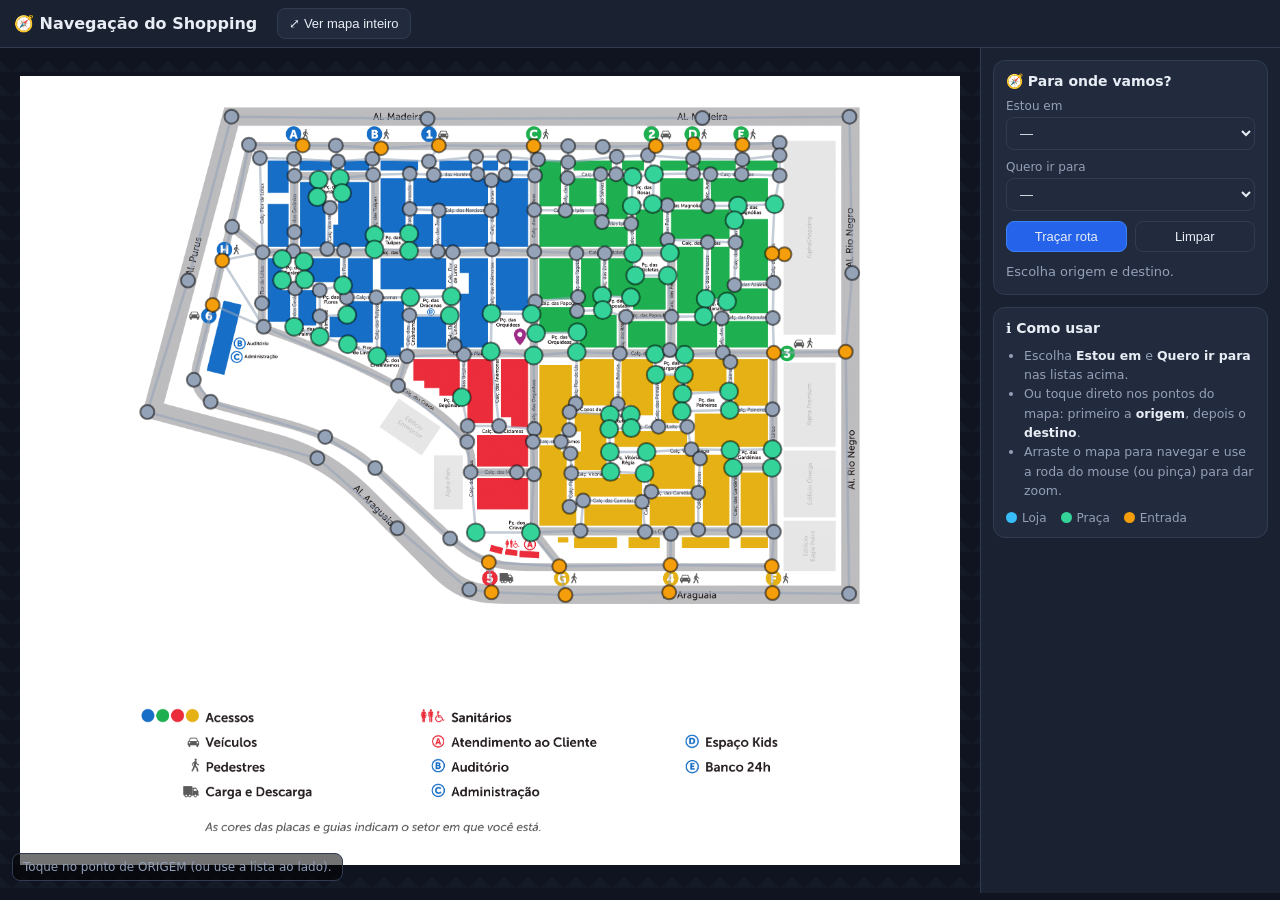
<file: index.html>
<!DOCTYPE html>
<html lang="pt-BR">
<head>
  <meta charset="UTF-8" />
  <meta name="viewport" content="width=device-width, initial-scale=1.0" />
  <title>Navegação do Shopping</title>
  <link rel="stylesheet" href="style.css" />
</head>
<body data-mode="navigate">
  <header class="topbar">
    <div class="brand">🧭 Navegação do Shopping</div>
    <div class="toolbar">
      <div class="tool-group">
        <button id="btn-fit" title="Enquadrar o mapa">⤢ Ver mapa inteiro</button>
      </div>
    </div>
  </header>

  <main class="workspace">
    <div class="canvas-wrap">
      <canvas id="map-canvas"></canvas>
      <div id="empty-hint" class="empty-hint">
        <p>Carregando o mapa…</p>
      </div>
      <div id="status" class="status"></div>
    </div>

    <aside class="sidebar">
      <!-- NAVEGAÇÃO -->
      <section class="panel">
        <h2>🧭 Para onde vamos?</h2>
        <label class="field">
          <span>Estou em</span>
          <select id="route-from"></select>
        </label>
        <label class="field">
          <span>Quero ir para</span>
          <select id="route-to"></select>
        </label>
        <div class="row">
          <button id="btn-route" class="primary">Traçar rota</button>
          <button id="btn-clear-route">Limpar</button>
        </div>
        <div id="route-info" class="route-info muted">Escolha origem e destino.</div>
      </section>

      <!-- AJUDA -->
      <section class="panel">
        <h2>ℹ️ Como usar</h2>
        <ul class="help">
          <li>Escolha <strong>Estou em</strong> e <strong>Quero ir para</strong> nas listas acima.</li>
          <li>Ou toque direto nos pontos do mapa: primeiro a <strong>origem</strong>, depois o <strong>destino</strong>.</li>
          <li>Arraste o mapa para navegar e use a roda do mouse (ou pinça) para dar zoom.</li>
        </ul>
        <div class="legend">
          <span><i class="dot store"></i> Loja</span>
          <span><i class="dot plaza"></i> Praça</span>
          <span><i class="dot entrance"></i> Entrada</span>
        </div>
      </section>
    </aside>
  </main>

  <script src="pathfinding.js"></script>
  <script src="app.js"></script>
</body>
</html>
</file>
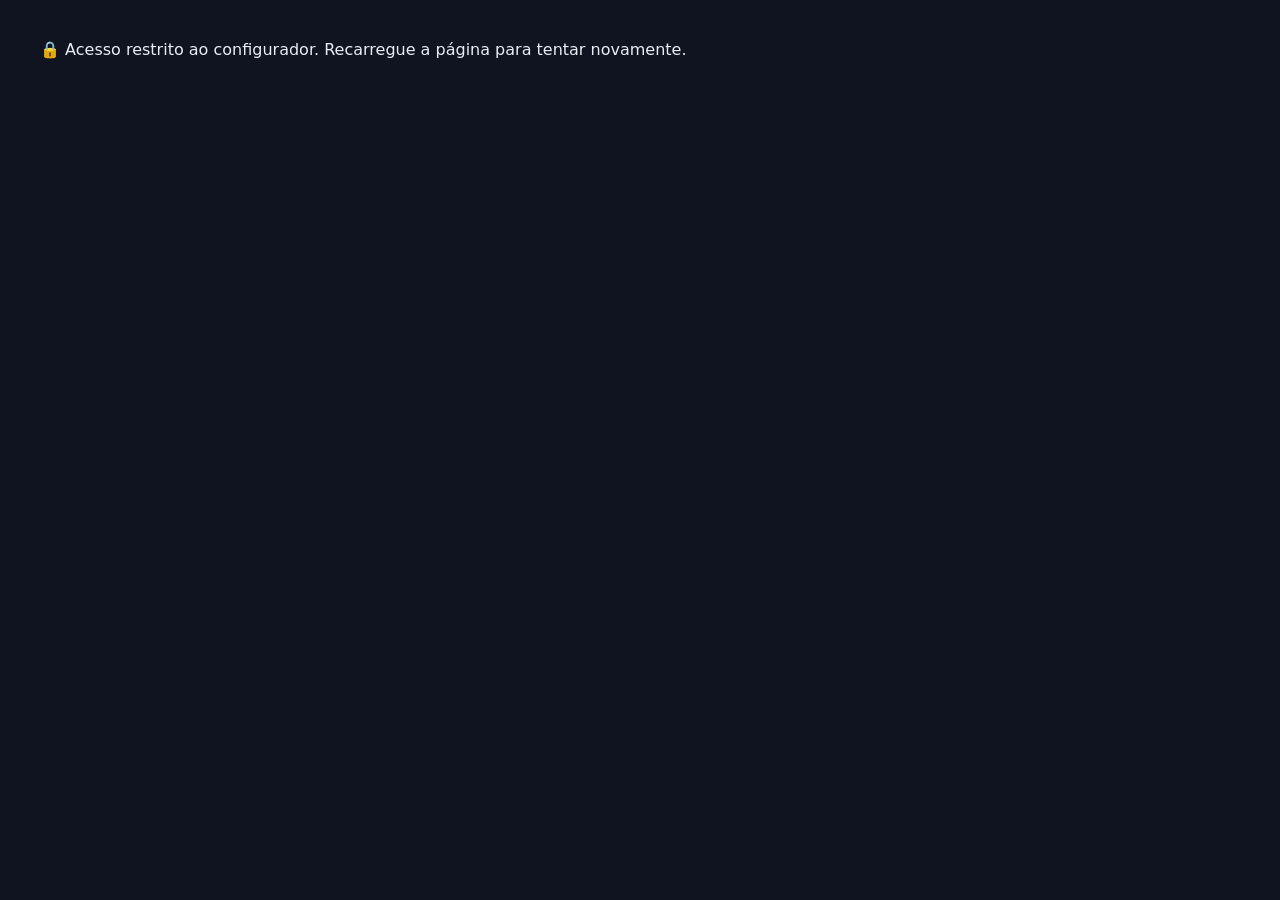
<file: editor.html>
<!DOCTYPE html>
<html lang="pt-BR">
<head>
  <meta charset="UTF-8" />
  <meta name="viewport" content="width=device-width, initial-scale=1.0" />
  <title>Editor · Navegação do Shopping</title>
  <link rel="stylesheet" href="style.css" />
</head>
<body data-mode="editor">
  <header class="topbar">
    <div class="brand">🛠️ Editor do Mapa</div>

    <div class="toolbar">
      <div class="tool-group" role="group" aria-label="Ferramentas">
        <button class="tool" data-mode="select" title="Selecionar / mover pontos (V)">✋ Selecionar</button>
        <button class="tool" data-mode="addNode" title="Adicionar ponto (A)">➕ Ponto</button>
        <button class="tool" data-mode="addStore" title="Cadastrar loja: clique no local (L)">🏬 Loja</button>
        <button class="tool" data-mode="addQR" title="Ponto Você está aqui / QR: clique no local (Q)">📱 QR</button>
        <button class="tool" data-mode="connect" title="Ligar corredor entre dois pontos (C)">🔗 Corredor</button>
        <button class="tool" data-mode="erase" title="Apagar pontos: clique ou arraste uma caixa (E)">🧽 Apagar</button>
        <button class="tool" data-mode="navigate" title="Traçar rota (N)">🧭 Navegar</button>
      </div>

      <div class="tool-group type-picker" title="Tipo do próximo ponto">
        <label for="node-type">Tipo:</label>
        <select id="node-type">
          <option value="corner">Esquina / cruzamento</option>
          <option value="store">Loja / ponto</option>
          <option value="plaza">Praça</option>
          <option value="entrance">Entrada</option>
          <option value="qr">Você está aqui (QR)</option>
        </select>
      </div>

      <div class="tool-group">
        <button id="btn-load-image" title="Trocar a planta do shopping">🖼️ Planta</button>
        <button id="btn-fit" title="Enquadrar (F)">⤢ Enquadrar</button>
      </div>

      <div class="tool-group">
        <button id="btn-publish-live" class="primary" title="Publicar o mapa direto no site (1 clique)">🚀 Publicar ao vivo</button>
        <button id="btn-export" title="Baixar o mapa (JSON) como backup">⬇️ Baixar JSON</button>
        <button id="btn-import" title="Abrir um mapa (JSON)">⬆️ Importar</button>
        <a class="linkbtn" href="index.html" title="Abrir a página do usuário">👁️ Ver como usuário</a>
      </div>
    </div>
  </header>

  <main class="workspace">
    <div class="canvas-wrap">
      <canvas id="map-canvas"></canvas>
      <div id="empty-hint" class="empty-hint">
        <p>Carregando a planta…</p>
        <button id="btn-load-image-2">🖼️ Carregar planta</button>
        <p class="muted">Depois use <strong>➕ Ponto</strong> para marcar lugares e <strong>🔗 Corredor</strong> para ligá-los.</p>
      </div>
      <div id="status" class="status"></div>
    </div>

    <aside class="sidebar">
      <!-- CONFIGURAÇÃO INICIAL (detecção automática) -->
      <section class="panel">
        <h2>🪄 Configuração inicial</h2>
        <p class="muted small" style="margin-top:0">
          Detecta automaticamente as <strong>faixas cinza</strong> da planta como
          corredores e seus cruzamentos como esquinas. Depois é só revisar,
          renomear os lugares e completar.
        </p>
        <div class="row">
          <button id="btn-autodetect" class="primary">🪄 Detectar corredores</button>
        </div>
        <details class="advanced">
          <summary>Ajustes finos</summary>
          <label class="field">
            <span>Tolerância de cinza <b id="v-sattol"></b></span>
            <input type="range" id="det-sattol" min="5" max="80" step="1" value="30" />
          </label>
          <label class="field">
            <span>Brilho mínimo <b id="v-graymin"></b></span>
            <input type="range" id="det-graymin" min="0" max="255" step="1" value="110" />
          </label>
          <label class="field">
            <span>Brilho máximo <b id="v-graymax"></b></span>
            <input type="range" id="det-graymax" min="0" max="255" step="1" value="210" />
          </label>
          <label class="field">
            <span>Simplificação <b id="v-eps"></b></span>
            <input type="range" id="det-eps" min="1" max="20" step="1" value="6" />
          </label>
          <label class="field">
            <span>Remover farpas <b id="v-prune"></b></span>
            <input type="range" id="det-prune" min="0" max="40" step="1" value="14" />
          </label>
          <p class="muted small">Mexa e clique em <strong>Detectar</strong> de novo. Isso substitui os pontos atuais.</p>
        </details>
      </section>

      <!-- PUBLICAÇÃO -->
      <section class="panel">
        <h2>🚀 Publicar</h2>
        <div class="row">
          <button id="btn-publish-live-2" class="primary">🚀 Publicar ao vivo</button>
          <button id="btn-reload-published" title="Puxar a versão mais nova do site para adicionar por cima">🔄 Recarregar publicado</button>
        </div>
        <p class="muted small">
          Envia o mapa direto para o site — o usuário vê em ~1 minuto, sem trocar
          arquivo nem terminal. Na <strong>primeira vez</strong> pede um
          <strong>token do GitHub</strong> (com permissão <em>Contents: Read and write</em>
          neste repositório); ele fica só nesta sessão do navegador.
        </p>
        <details class="advanced">
          <summary>Configuração do repositório / token</summary>
          <label class="field"><span>Owner (usuário/org)</span><input type="text" id="gh-owner" placeholder="ex.: vitaliano" /></label>
          <label class="field"><span>Repositório</span><input type="text" id="gh-repo" placeholder="ex.: navegacao-shopping" /></label>
          <label class="field"><span>Branch</span><input type="text" id="gh-branch" placeholder="main" /></label>
          <div class="row"><button id="btn-forget-token">🔑 Esquecer token deste dispositivo</button></div>
          <p class="muted small">O token do GitHub fica salvo <strong>neste dispositivo</strong> (você cola uma vez). Owner/repo são preenchidos automaticamente no site publicado.</p>
        </details>
        <div class="row" style="margin-top:8px">
          <button id="btn-export-2">⬇️ Baixar JSON (backup)</button>
        </div>
      </section>

      <!-- LOJAS -->
      <section class="panel">
        <h2>🏬 Lojas</h2>
        <input type="text" id="store-search" placeholder="🔎 Buscar loja…" />
        <p class="muted small" id="store-count" style="margin:8px 0 6px"></p>
        <div id="store-list"></div>
        <p class="muted small">Use <strong>🏬 Loja</strong> (tecla L) e clique no local: a loja conecta sozinha à via mais próxima. Depois digite o nome no painel do ponto.</p>
      </section>

      <!-- PROPRIEDADES DO PONTO SELECIONADO -->
      <section class="panel" id="props-panel" hidden>
        <h2>📍 Ponto selecionado</h2>
        <label class="field">
          <span>Nome</span>
          <input type="text" id="node-name" placeholder="Ex.: Praça de Alimentação" />
        </label>
        <label class="field">
          <span>Tipo</span>
          <select id="node-type-edit">
            <option value="corner">Esquina / cruzamento</option>
            <option value="store">Loja / ponto</option>
            <option value="plaza">Praça</option>
            <option value="entrance">Entrada</option>
          </select>
        </label>
        <div class="row">
          <button id="btn-delete-node" class="danger">🗑️ Excluir ponto</button>
        </div>
        <p class="muted small">Só pontos <strong>com nome</strong> aparecem na lista do usuário. Dica: arraste para reposicionar; <kbd>Del</kbd> exclui.</p>
      </section>

      <!-- QR "VOCÊ ESTÁ AQUI" -->
      <section class="panel" id="props-qr" hidden>
        <h2>📱 QR "Você está aqui"</h2>
        <p class="muted small" style="margin-top:0">Cole este QR no local. Ao escanear, o app abre já com este ponto como <strong>origem</strong>.</p>
        <div style="text-align:center;margin:8px 0">
          <img id="qr-img" alt="QR Code" style="width:180px;height:180px;background:#fff;border-radius:8px" />
        </div>
        <div class="row">
          <button id="qr-download">⬇️ QR (PNG)</button>
          <button id="qr-poster" class="primary">⬇️ Cartaz</button>
        </div>
        <label class="field" style="margin-top:10px"><span>Link do QR</span><input type="text" id="qr-link" readonly /></label>
        <label class="field"><span>Endereço público do site (base)</span><input type="text" id="qr-base" placeholder="https://…/index.html" /></label>
        <p class="muted small">Dê um <strong>nome</strong> ao ponto (no painel acima) — ele aparece no cartaz e na tela do usuário.</p>
      </section>

      <!-- CORREDOR SELECIONADO -->
      <section class="panel" id="props-edge" hidden>
        <h2>🔗 Corredor selecionado</h2>
        <label class="field">
          <span>Nome do corredor</span>
          <input type="text" id="edge-name" placeholder="Ex.: Calç. das Violetas" />
        </label>
        <p class="muted small">Comprimento: <b id="edge-length">—</b></p>
        <div class="row">
          <button id="btn-delete-edge" class="danger">🗑️ Excluir corredor</button>
        </div>
        <p class="muted small">No modo <strong>✋ Selecionar</strong>, clique em cima de um corredor para nomeá-lo. O nome aparece ao <strong>passar o mouse</strong> sobre o corredor.</p>
      </section>

      <!-- ROTA (teste) -->
      <section class="panel">
        <h2>🧭 Testar rota</h2>
        <label class="field">
          <span>De</span>
          <select id="route-from"></select>
        </label>
        <label class="field">
          <span>Para</span>
          <select id="route-to"></select>
        </label>
        <div class="row">
          <button id="btn-route" class="primary">Traçar rota</button>
          <button id="btn-clear-route">Limpar</button>
        </div>
        <div id="route-info" class="route-info muted">Escolha origem e destino.</div>
      </section>

      <!-- LEGENDA / AJUDA -->
      <section class="panel">
        <h2>ℹ️ Como usar</h2>
        <ul class="help">
          <li><strong>➕ Ponto</strong>: clique na planta para marcar um lugar.</li>
          <li><strong>🏬 Loja</strong>: clique no local da loja — ela conecta sozinha à via mais próxima. Depois dê o nome (só lojas com nome aparecem pro usuário).</li>
          <li><strong>📱 QR</strong>: clique onde ficará o totem "Você está aqui". Selecione-o para <strong>baixar o QR/cartaz</strong>; ao escanear, a rota já começa desse ponto.</li>
          <li><strong>🔗 Corredor</strong>: clique em dois pontos para ligá-los. Clicando num <strong>lugar vazio</strong>, cria um ponto ali e já liga — assim você desenha corredores novos e estende para áreas não detectadas. <kbd>Esc</kbd> encerra o traçado.</li>
          <li><strong>Nomear corredor</strong>: no modo <strong>✋ Selecionar</strong>, clique <em>em cima de um corredor</em> → dê o nome e veja o comprimento. O nome aparece ao <strong>passar o mouse</strong> sobre o corredor. Para <strong>praças</strong>: selecione o ponto, mude o tipo para <strong>Praça</strong> e dê o nome.</li>
          <li><strong>✋ Selecionar</strong>: arraste pontos ou o fundo (pan). Roda do mouse dá zoom.</li>
          <li><strong>🧽 Apagar</strong>: clique num ponto para excluir, ou arraste uma <strong>caixa</strong> para apagar vários de uma vez. <strong>Botão direito</strong> exclui um ponto em qualquer modo; <kbd>Del</kbd> exclui o selecionado.</li>
          <li><strong>🧭 Navegar</strong>: clique num ponto de origem e depois no destino.</li>
        </ul>
        <div class="legend">
          <span><i class="dot corner"></i> Esquina</span>
          <span><i class="dot store"></i> Loja</span>
          <span><i class="dot plaza"></i> Praça</span>
          <span><i class="dot entrance"></i> Entrada</span>
          <span><i class="dot" style="background:#c084fc"></i> Você está aqui (QR)</span>
        </div>
        <p class="muted small" id="counts"></p>
      </section>
    </aside>
  </main>

  <!-- inputs escondidos -->
  <input type="file" id="file-image" accept="image/*" hidden />
  <input type="file" id="file-import" accept="application/json,.json" hidden />

  <!-- Gate de senha do configurador (client-side). Para trocar a senha,
       altere a constante SENHA abaixo e publique. -->
  <script>
  (function () {
    const SENHA = "mapa2026";     // ← senha do configurador
    const KEY = "cfg-auth";
    function carregarApp() {
      const arquivos = ["pathfinding.js", "autodetect.js", "qrcode.js", "app.js"];
      (function next(i) {
        if (i >= arquivos.length) return;
        const s = document.createElement("script");
        s.src = arquivos[i];
        s.onload = () => next(i + 1);
        s.onerror = () => next(i + 1);
        document.body.appendChild(s);
      })(0);
    }
    if (sessionStorage.getItem(KEY) === "1") { carregarApp(); return; }
    const tentativa = prompt("🔒 Senha do configurador:");
    if (tentativa !== null && tentativa === SENHA) {
      sessionStorage.setItem(KEY, "1");
      carregarApp();
    } else {
      document.body.innerHTML =
        '<div style="padding:40px;font-family:system-ui;color:#e8edf5;background:#0f1420;min-height:100vh">' +
        '🔒 Acesso restrito ao configurador. Recarregue a página para tentar novamente.</div>';
    }
  })();
  </script>
</body>
</html>
</file>
<file: style.css>
:root {
  --bg: #0f1420;
  --panel: #1a2130;
  --panel-2: #222b3d;
  --line: #313c52;
  --text: #e8edf5;
  --muted: #93a0b8;
  --accent: #3b82f6;
  --accent-2: #2563eb;
  --danger: #ef4444;
  --ok: #22c55e;

  --corner: #94a3b8;
  --store: #38bdf8;
  --plaza: #34d399;
  --entrance: #f59e0b;
}

* { box-sizing: border-box; }

html, body {
  margin: 0;
  height: 100%;
  font-family: system-ui, "Segoe UI", Roboto, sans-serif;
  background: var(--bg);
  color: var(--text);
  overflow: hidden;
}

/* ---------- Topbar ---------- */
.topbar {
  display: flex;
  align-items: center;
  gap: 20px;
  padding: 8px 14px;
  background: var(--panel);
  border-bottom: 1px solid var(--line);
  flex-wrap: wrap;
}
.brand { font-weight: 700; font-size: 16px; white-space: nowrap; }

.toolbar { display: flex; gap: 14px; flex-wrap: wrap; align-items: center; }
.tool-group { display: flex; gap: 6px; align-items: center; }
.type-picker label { color: var(--muted); font-size: 13px; }

button {
  background: var(--panel-2);
  color: var(--text);
  border: 1px solid var(--line);
  border-radius: 8px;
  padding: 7px 11px;
  font-size: 13px;
  cursor: pointer;
  transition: background .15s, border-color .15s;
  white-space: nowrap;
}
button:hover { background: #2b364d; }
button.tool.active { background: var(--accent-2); border-color: var(--accent); }
button.primary { background: var(--accent-2); border-color: var(--accent); }
button.primary:hover { background: var(--accent); }
button.danger { border-color: #5a2a2a; color: #ffb4b4; }
button.danger:hover { background: #3a1f1f; }

.linkbtn {
  display: inline-flex;
  align-items: center;
  background: var(--panel-2);
  color: var(--text);
  border: 1px solid var(--line);
  border-radius: 8px;
  padding: 7px 11px;
  font-size: 13px;
  text-decoration: none;
  white-space: nowrap;
}
.linkbtn:hover { background: #2b364d; }

code {
  background: var(--panel);
  border: 1px solid var(--line);
  border-radius: 5px;
  padding: 1px 5px;
  font-size: 12px;
}

select, input[type="text"] {
  background: var(--panel-2);
  color: var(--text);
  border: 1px solid var(--line);
  border-radius: 8px;
  padding: 7px 9px;
  font-size: 13px;
  width: 100%;
}

/* ---------- Workspace ---------- */
.workspace {
  display: flex;
  height: calc(100vh - 55px);
}
.canvas-wrap {
  position: relative;
  flex: 1;
  min-width: 0;
  background:
    linear-gradient(45deg, #141a26 25%, transparent 25%) 0 0/24px 24px,
    linear-gradient(-45deg, #141a26 25%, transparent 25%) 0 0/24px 24px,
    var(--bg);
}
canvas { display: block; width: 100%; height: 100%; cursor: crosshair; }

.status {
  position: absolute;
  left: 12px;
  bottom: 12px;
  background: rgba(0,0,0,.55);
  border: 1px solid var(--line);
  border-radius: 8px;
  padding: 6px 10px;
  font-size: 12px;
  color: var(--muted);
  pointer-events: none;
  max-width: 70%;
}

.empty-hint {
  position: absolute;
  inset: 0;
  display: flex;
  flex-direction: column;
  align-items: center;
  justify-content: center;
  gap: 12px;
  text-align: center;
  color: var(--muted);
  padding: 20px;
}
.empty-hint p { margin: 0; }

/* ---------- Sidebar ---------- */
.sidebar {
  width: 300px;
  flex-shrink: 0;
  background: var(--panel);
  border-left: 1px solid var(--line);
  overflow-y: auto;
  padding: 12px;
}
.panel {
  background: var(--panel-2);
  border: 1px solid var(--line);
  border-radius: 12px;
  padding: 12px;
  margin-bottom: 12px;
}
.panel h2 { margin: 0 0 10px; font-size: 14px; }

.field { display: block; margin-bottom: 10px; }
.field > span { display: block; font-size: 12px; color: var(--muted); margin-bottom: 4px; }
.row { display: flex; gap: 8px; }
.row button { flex: 1; }

.route-info {
  margin-top: 10px;
  font-size: 13px;
  line-height: 1.5;
}
.route-info.ok { color: var(--text); }
.route-info b { color: var(--ok); }

.advanced { margin-top: 10px; }
.advanced > summary {
  cursor: pointer;
  font-size: 12.5px;
  color: var(--muted);
  user-select: none;
  margin-bottom: 8px;
}
.advanced .field > span { display: flex; justify-content: space-between; }
.advanced .field > span b { color: var(--text); font-weight: 600; }
input[type="range"] {
  width: 100%;
  accent-color: var(--accent);
  background: transparent;
}

/* Lista de lojas */
#store-list { display: flex; flex-direction: column; gap: 5px; max-height: 240px; overflow-y: auto; }
.store-item { display: flex; gap: 6px; }
.store-go {
  flex: 1;
  text-align: left;
  overflow: hidden;
  text-overflow: ellipsis;
  white-space: nowrap;
}
.store-del { flex: 0 0 auto; padding: 6px 9px; }

.muted { color: var(--muted); }
.small { font-size: 12px; }
kbd {
  background: var(--panel);
  border: 1px solid var(--line);
  border-bottom-width: 2px;
  border-radius: 5px;
  padding: 1px 5px;
  font-size: 11px;
}

.help { margin: 0 0 10px; padding-left: 18px; font-size: 12.5px; line-height: 1.55; color: var(--muted); }
.help strong { color: var(--text); }

.legend { display: flex; flex-wrap: wrap; gap: 10px 14px; font-size: 12px; color: var(--muted); }
.legend span { display: flex; align-items: center; gap: 5px; }
.dot { width: 11px; height: 11px; border-radius: 50%; display: inline-block; }
.dot.corner { background: var(--corner); }
.dot.store { background: var(--store); }
.dot.plaza { background: var(--plaza); }
.dot.entrance { background: var(--entrance); }

#counts { margin: 10px 0 0; }
</file>
